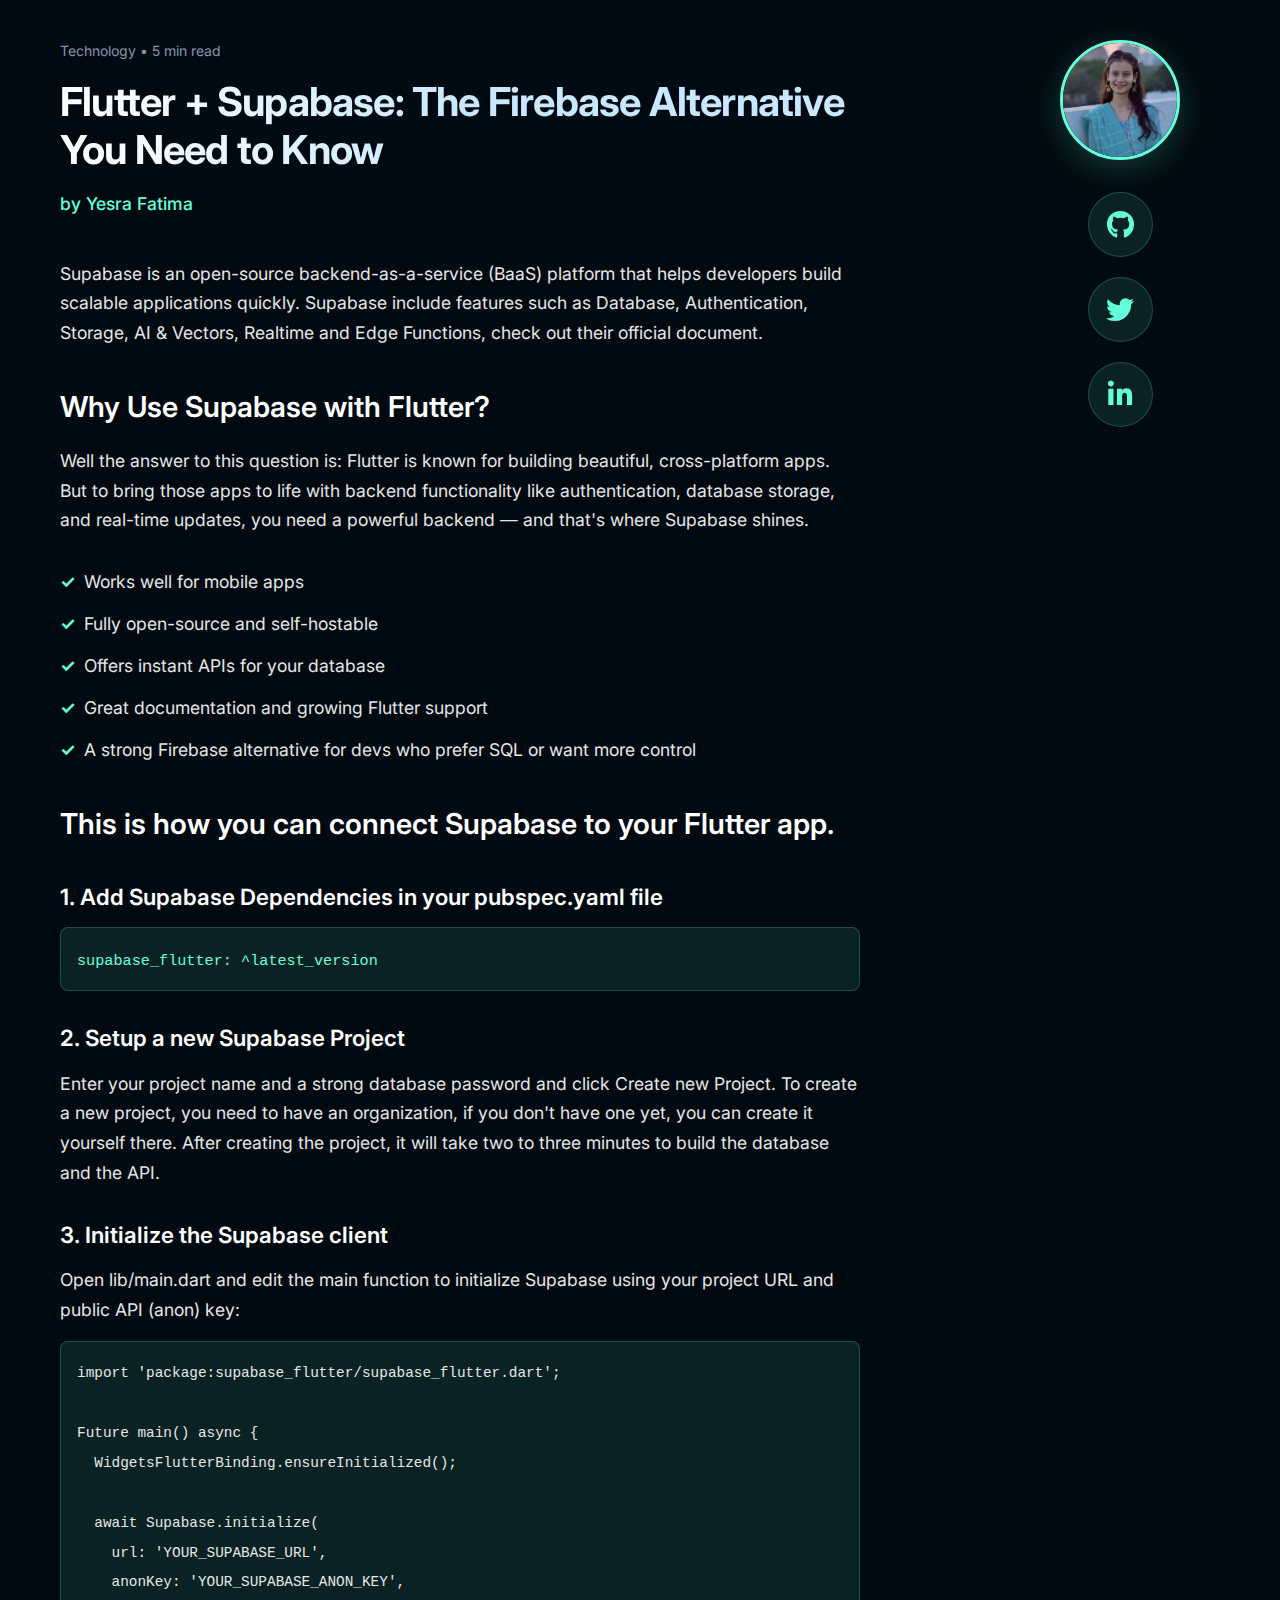
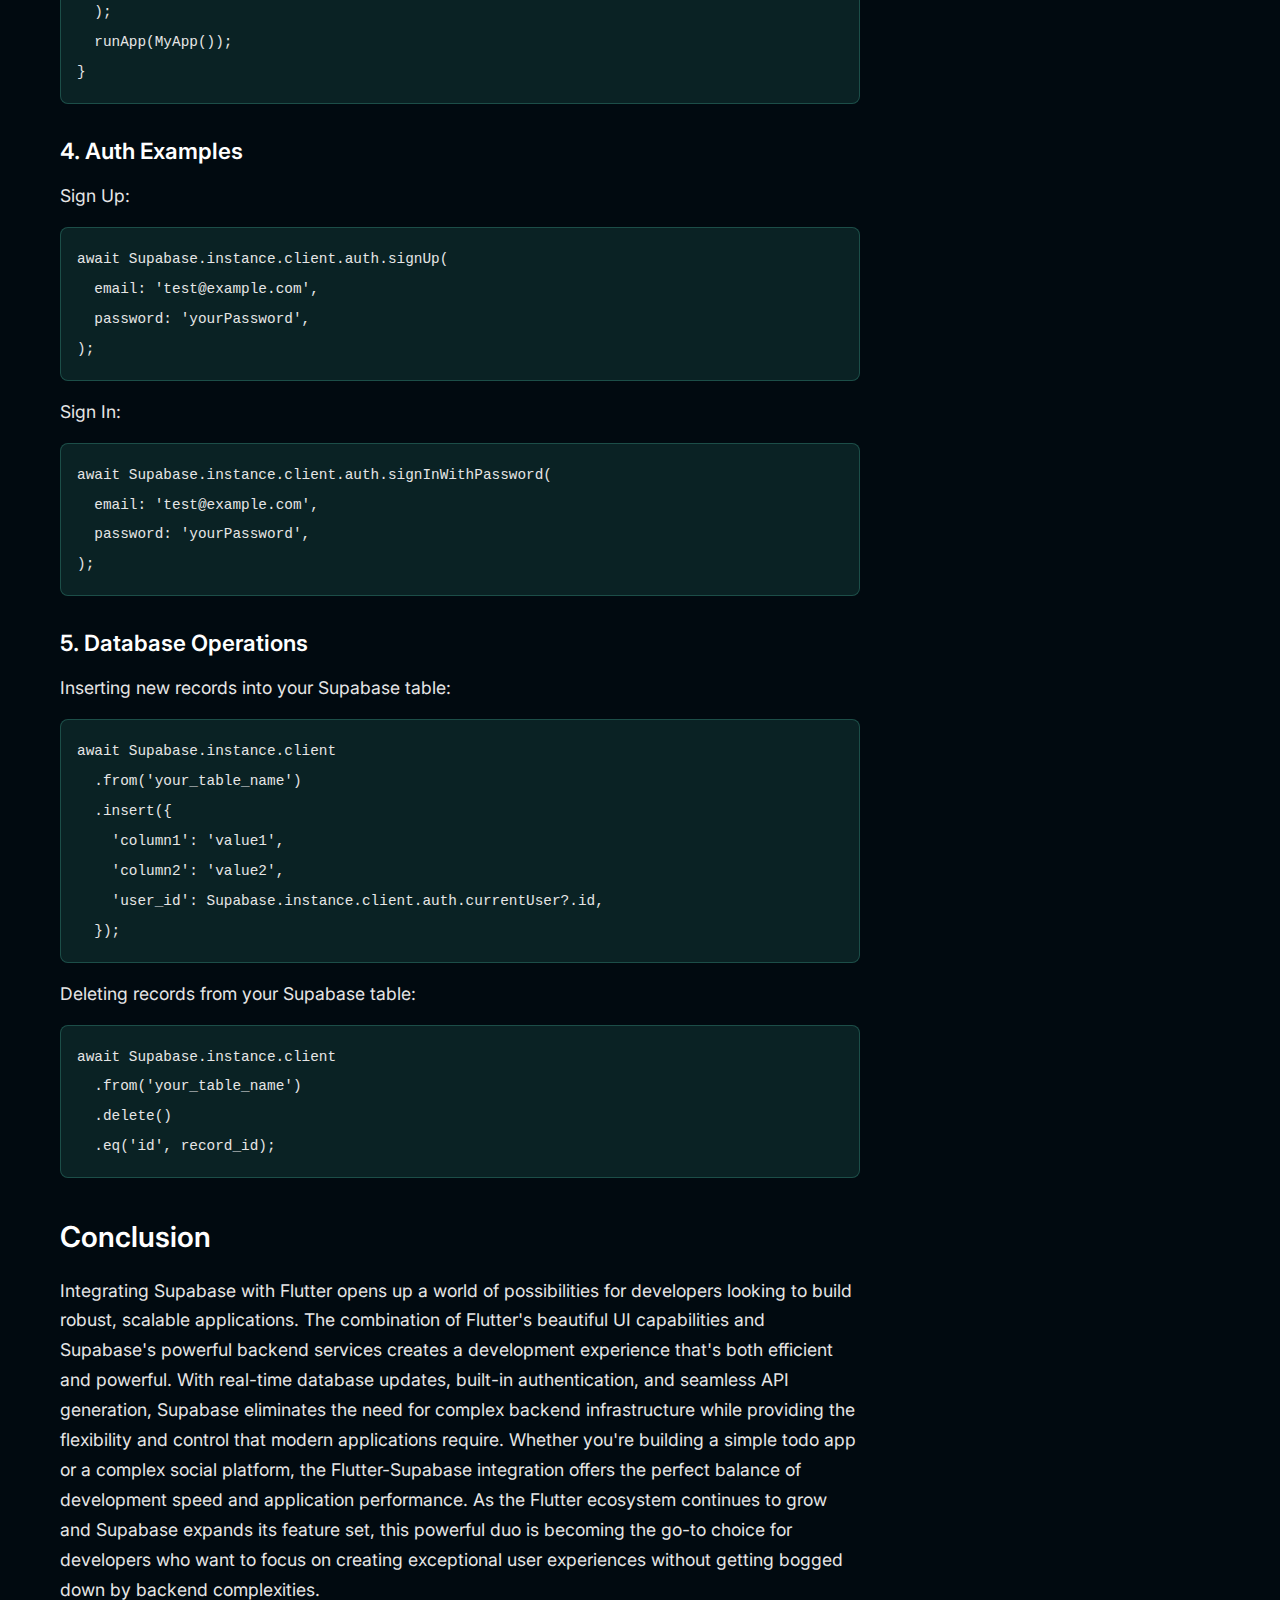
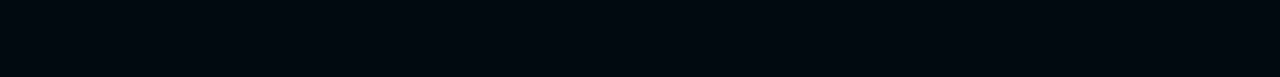
<file: index.html>
<!DOCTYPE html>
<html lang="en">
<head>
  <meta charset="UTF-8">
  <meta name="viewport" content="width=device-width, initial-scale=1.0">
  <title>Flutter + Supabase: The Firebase Alternative You Need to Know</title>
  <link rel="stylesheet" href="styles.css">
  <link href="https://fonts.googleapis.com/css2?family=Inter:wght@300;400;500;600;700&display=swap" rel="stylesheet">
  <link rel="stylesheet" href="https://cdnjs.cloudflare.com/ajax/libs/font-awesome/6.0.0/css/all.min.css">
</head>
<body>

  <!-- Real Blog Content -->
  <div id="real-content" style="display: block;">
    <div class="container">
      <!-- Main Content Column -->
      <main class="main-content">
        <!-- Header Section -->
        <header class="blog-header">
          <div class="metadata">
            <span class="category">Technology</span>
            <span class="read-time">• 5 min read</span>
          </div>
          <h1 class="blog-title">Flutter + Supabase: The Firebase Alternative You Need to Know</h1>
          <p class="author">by Yesra Fatima</p>
        </header>

        <!-- Blog Content -->
        <article class="blog-content">
          <p class="intro">
            Supabase is an open-source backend-as-a-service (BaaS) platform that helps developers build scalable applications quickly. Supabase include features such as Database, Authentication, Storage, AI & Vectors, Realtime and Edge Functions, check out their official document.
          </p>

          <h2 class="section-title">Why Use Supabase with Flutter?</h2>
          <p class="section-text">
            Well the answer to this question is: Flutter is known for building beautiful, cross-platform apps. But to bring those apps to life with backend functionality like authentication, database storage, and real-time updates, you need a powerful backend — and that's where Supabase shines.
          </p>

          <div class="benefits-list">
            <ul class="benefits">
              <li>Works well for mobile apps</li>
              <li>Fully open-source and self-hostable</li>
              <li>Offers instant APIs for your database</li>
              <li>Great documentation and growing Flutter support</li>
              <li>A strong Firebase alternative for devs who prefer SQL or want more control</li>
            </ul>
          </div>

          <h2 class="section-title">This is how you can connect Supabase to your Flutter app.</h2>

          <div class="tips-section">
            <div class="tip-item">
              <h3 class="tip-number">1. Add Supabase Dependencies in your pubspec.yaml file</h3>
              <div class="code-block">
                <code>supabase_flutter: ^latest_version</code>
              </div>
            </div>

            <div class="tip-item">
              <h3 class="tip-number">2. Setup a new Supabase Project</h3>
              <p class="tip-text">
                Enter your project name and a strong database password and click Create new Project. To create a new project, you need to have an organization, if you don't have one yet, you can create it yourself there. After creating the project, it will take two to three minutes to build the database and the API.
              </p>
            </div>

            <div class="tip-item">
              <h3 class="tip-number">3. Initialize the Supabase client</h3>
              <p class="tip-text">
                Open lib/main.dart and edit the main function to initialize Supabase using your project URL and public API (anon) key:
              </p>
              <div class="code-block">
                <pre><code>import 'package:supabase_flutter/supabase_flutter.dart';

Future<void> main() async {
  WidgetsFlutterBinding.ensureInitialized();

  await Supabase.initialize(
    url: 'YOUR_SUPABASE_URL',
    anonKey: 'YOUR_SUPABASE_ANON_KEY',
  );
  runApp(MyApp());
}</code></pre>
              </div>
            </div>

            <div class="tip-item">
              <h3 class="tip-number">4. Auth Examples</h3>
              <p class="tip-text">Sign Up:</p>
              <div class="code-block">
                <pre><code>await Supabase.instance.client.auth.signUp(
  email: 'test@example.com',
  password: 'yourPassword',
);</code></pre>
              </div>
              <p class="tip-text">Sign In:</p>
              <div class="code-block">
                <pre><code>await Supabase.instance.client.auth.signInWithPassword(
  email: 'test@example.com',
  password: 'yourPassword',
);</code></pre>
              </div>
            </div>

            <div class="tip-item">
              <h3 class="tip-number">5. Database Operations</h3>
              <p class="tip-text">Inserting new records into your Supabase table:</p>
              <div class="code-block">
                <pre><code>await Supabase.instance.client
  .from('your_table_name')
  .insert({
    'column1': 'value1',
    'column2': 'value2',
    'user_id': Supabase.instance.client.auth.currentUser?.id,
  });</code></pre>
              </div>
              <p class="tip-text">Deleting records from your Supabase table:</p>
              <div class="code-block">
                <pre><code>await Supabase.instance.client
  .from('your_table_name')
  .delete()
  .eq('id', record_id);</code></pre>
              </div>
            </div>
          </div>

          <h2 class="section-title">Conclusion</h2>
          <p class="section-text">
            Integrating Supabase with Flutter opens up a world of possibilities for developers looking to build robust, scalable applications. The combination of Flutter's beautiful UI capabilities and Supabase's powerful backend services creates a development experience that's both efficient and powerful. With real-time database updates, built-in authentication, and seamless API generation, Supabase eliminates the need for complex backend infrastructure while providing the flexibility and control that modern applications require. Whether you're building a simple todo app or a complex social platform, the Flutter-Supabase integration offers the perfect balance of development speed and application performance. As the Flutter ecosystem continues to grow and Supabase expands its feature set, this powerful duo is becoming the go-to choice for developers who want to focus on creating exceptional user experiences without getting bogged down by backend complexities.
          </p>
        </article>
      </main>

      <!-- Sidebar Column -->
      <aside class="sidebar">
        <!-- Profile Picture -->
        <div class="profile-section">
          <div class="profile-picture">
            <img src="asset/picture.jpg" alt="Yesra Fatima" class="profile-img">
          </div>
        </div>

        <!-- Social Icons -->
        <div class="social-icons">
          <a href="https://github.com/yesra29" class="social-icon" target="_blank" rel="noopener noreferrer">
            <i class="fab fa-github"></i>
          </a>

          <a href="https://x.com/fyesra0" class="social-icon" target="_blank" rel="noopener noreferrer">
            <i class="fab fa-twitter"></i>
          </a>
          <a href="https://www.linkedin.com/in/yesra-fatima" class="social-icon linkedin-icon" target="_blank" rel="noopener noreferrer">
            <i class="fab fa-linkedin-in"></i>
          </a>
        </div>
      </aside>
    </div>
  </div>

  
</body>
</html>
</file>
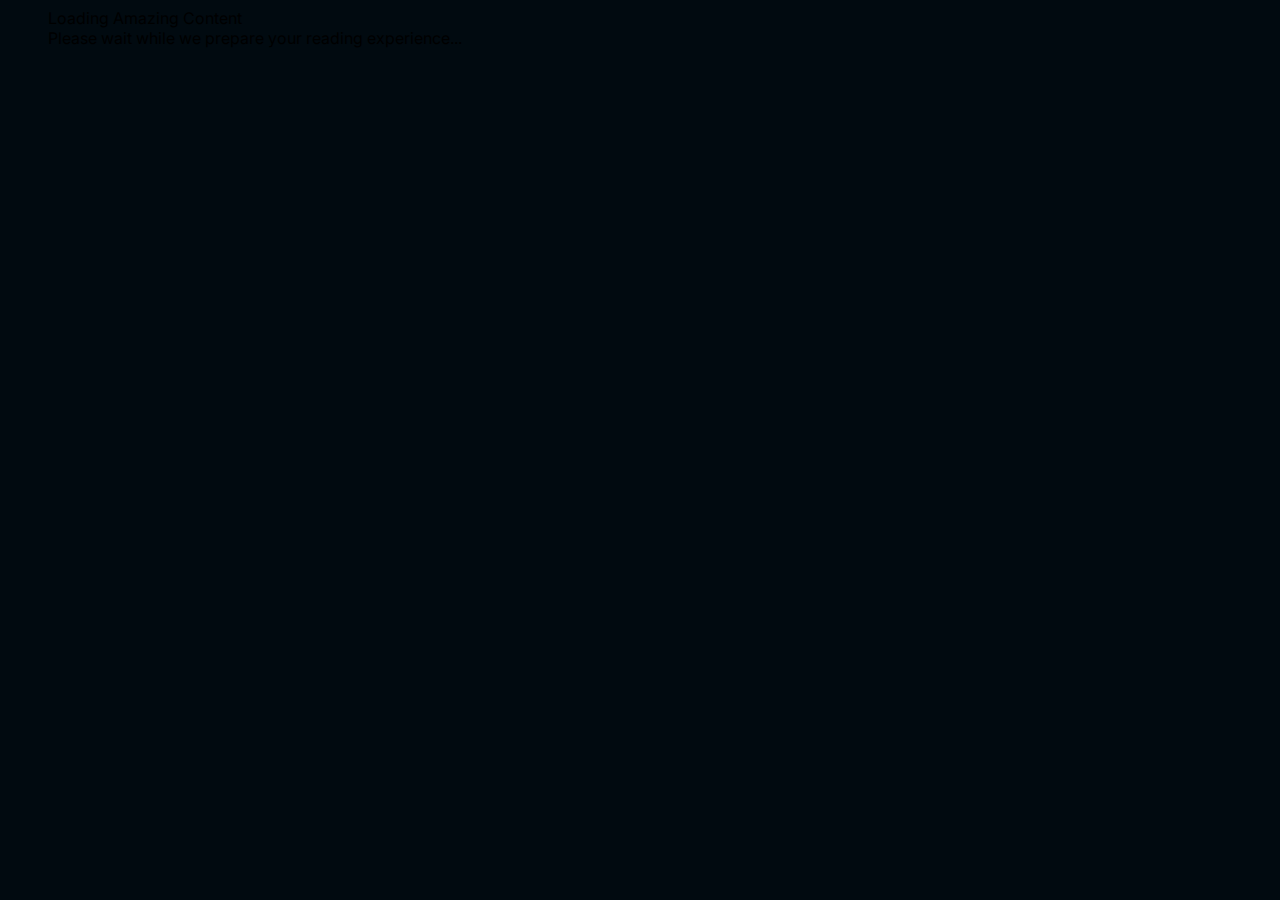
<file: skeleton.html>
<!DOCTYPE html>
<html lang="en">
<head>
  <meta charset="UTF-8">
  <meta name="viewport" content="width=device-width, initial-scale=1.0">
  <title>Blog Skeleton Loader</title>
  <link rel="stylesheet" href="skeleton.css">
  <link href="https://fonts.googleapis.com/css2?family=Inter:wght@300;400;500;600;700&display=swap" rel="stylesheet">
</head>
<body>
  <!-- Full Page Loading Overlay -->
  <div class="loading-overlay" id="loadingOverlay">
    <div class="loading-content">
      <div class="loading-spinner"></div>
      <div class="loading-text">Loading Amazing Content</div>
      <div class="loading-subtext">Please wait while we prepare your reading experience...</div>
    </div>
  </div>

  <div class="container" id="skeletonContainer" style="display: none;">
    <!-- Main Content Column -->
    <main class="main-content">
      <header class="blog-header">
        <!-- Metadata -->
        <div class="skeleton skeleton-text small"></div>
        <div class="skeleton-line"></div>
        
        <!-- Title -->
        <div class="skeleton skeleton-text large"></div>
        <div class="skeleton skeleton-text large"></div>
        <div class="skeleton skeleton-text medium"></div>
        
        <!-- Author -->
        <div class="skeleton skeleton-text small"></div>
        <div class="skeleton-line"></div>
      </header>

      <article class="blog-content">
        <!-- Intro paragraph -->
        <div class="skeleton skeleton-text full"></div>
        <div class="skeleton skeleton-text full"></div>
        <div class="skeleton skeleton-text full"></div>
        <div class="skeleton skeleton-text half"></div>

        <!-- Section Title -->
        <div class="skeleton skeleton-text section"></div>
        <div class="skeleton-line"></div>

        <!-- Paragraph -->
        <div class="skeleton skeleton-text full"></div>
        <div class="skeleton skeleton-text full"></div>
        <div class="skeleton skeleton-text full"></div>

        <!-- Benefits List -->
        <div class="skeleton skeleton-text medium"></div>
        <ul class="benefits">
          <li><div class="skeleton skeleton-text short"></div></li>
          <li><div class="skeleton skeleton-text short"></div></li>
          <li><div class="skeleton skeleton-text short"></div></li>
          <li><div class="skeleton skeleton-text short"></div></li>
          <li><div class="skeleton skeleton-text short"></div></li>
        </ul>

        <!-- Another Section Title -->
        <div class="skeleton skeleton-text section"></div>
        <div class="skeleton-line"></div>

        <!-- Tip Items -->
        <div class="skeleton skeleton-text medium"></div>
        <div class="skeleton skeleton-block"></div>
        
        <div class="skeleton skeleton-text medium"></div>
        <div class="skeleton skeleton-text full"></div>
        <div class="skeleton skeleton-text full"></div>
        <div class="skeleton skeleton-text half"></div>

        <div class="skeleton skeleton-text medium"></div>
        <div class="skeleton skeleton-text full"></div>
        <div class="skeleton skeleton-block"></div>

        <div class="skeleton skeleton-text medium"></div>
        <div class="skeleton skeleton-text full"></div>
        <div class="skeleton skeleton-block"></div>

        <div class="skeleton skeleton-text medium"></div>
        <div class="skeleton skeleton-text full"></div>
        <div class="skeleton skeleton-block"></div>

        <div class="skeleton skeleton-text medium"></div>
        <div class="skeleton skeleton-text full"></div>
        <div class="skeleton skeleton-block"></div>

        <!-- Conclusion Section -->
        <div class="skeleton skeleton-text section"></div>
        <div class="skeleton-line"></div>
        <div class="skeleton skeleton-text full"></div>
        <div class="skeleton skeleton-text full"></div>
        <div class="skeleton skeleton-text full"></div>
        <div class="skeleton skeleton-text full"></div>
        <div class="skeleton skeleton-text half"></div>
      </article>
    </main>

    <!-- Sidebar -->
    <aside class="sidebar">
      <!-- Profile Picture -->
      <div class="skeleton skeleton-circle"></div>
      
      <!-- Social Icons -->
      <div class="social-icons">
        <div class="skeleton skeleton-circle small"></div>
        <div class="skeleton skeleton-circle small"></div>
        <div class="skeleton skeleton-circle small"></div>
      </div>
    </aside>
  </div>

  <script>
    // Enhanced loading sequence
    window.addEventListener('load', function() {
      // Show initial loading overlay
      const loadingOverlay = document.getElementById('loadingOverlay');
      const skeletonContainer = document.getElementById('skeletonContainer');
      
      // After 1 second, show skeleton
      setTimeout(() => {
        loadingOverlay.style.display = 'none';
        skeletonContainer.style.display = 'block';
      }, 1000);
    });
  </script>
</body>
</html>
</file>
<file: skeleton.css>
/* Skeleton Loader Styles */
.skeleton {
  background: linear-gradient(90deg, #1a1f25 25%, #2a323a 50%, #1a1f25 75%);
  background-size: 200% 100%;
  animation: shimmer 1.5s infinite;
  border-radius: 6px;
  margin-bottom: 12px;
}

@keyframes shimmer {
  100% {
    background-position: -200% 0;
  }
}

/* Variants */
.skeleton-text {
  height: 18px;
}
.skeleton-text.small { width: 80px; }
.skeleton-text.medium { width: 150px; }
.skeleton-text.large { width: 70%; height: 28px; }
.skeleton-text.full { width: 100%; }
.skeleton-text.half { width: 50%; }
.skeleton-text.section { width: 40%; height: 24px; }
.skeleton-text.short { width: 60%; }

.skeleton-block {
  width: 100%;
  height: 120px;
  margin: 20px 0;
  border-radius: 8px;
}

.skeleton-circle {
  width: 120px;
  height: 120px;
  border-radius: 50%;
}
.skeleton-circle.small {
  width: 50px;
  height: 50px;
}

/* Match your container layout */
body {
  background: #010A10;
  font-family: 'Inter', sans-serif;
  padding-inline: clamp(12px, 4vw, 40px);
}

.container {
  display: grid;
  grid-template-columns: 1fr 200px;
  gap: 60px;
  max-width: 1200px;
  margin: 40px auto;
  min-height: 100vh;
}

.main-content {
  width: 100%;
}

.sidebar {
  display: flex;
  flex-direction: column;
  align-items: center;
  gap: 20px;
}
.social-icons {
  display: flex;
  flex-direction: column;
  gap: 16px;
}
</file>
<file: styles.css>
/* Reset and Base Styles */
* {
    margin: 0;
    padding: 0;
    box-sizing: border-box;
}

body {
    font-family: 'Inter', -apple-system, BlinkMacSystemFont, 'Segoe UI', Roboto, sans-serif;
    background-color: #010A10;
    color: #E6E6E6;
    line-height: 1.6;
    min-height: 100vh;
    -webkit-font-smoothing: antialiased;
    -moz-osx-font-smoothing: grayscale;
}

/* Container Layout */
.container {
    max-width: 1200px;
    margin: 0 auto;
    padding: 40px 20px;
    display: grid;
    grid-template-columns: 1fr 200px;
    gap: 60px;
    min-height: 100vh;
}

/* Main Content Styles */
.main-content {
    max-width: 800px;
}

/* Header Styles */
.blog-header {
    margin-bottom: 40px;
}

.metadata {
    font-size: 14px;
    color: #8892B0;
    margin-bottom: 16px;
    font-weight: 400;
}

.category {
    color: #8892B0;
}

.read-time {
    color: #8892B0;
}

.blog-title {
    font-size: 2.5rem;
    font-weight: 700;
    background: linear-gradient(to right, #FFFFFF 0%, #C9E8FF 50%);
    -webkit-background-clip: text;
    -webkit-text-fill-color: transparent;
    background-clip: text;
    line-height: 1.2;
    margin-bottom: 16px;
    letter-spacing: -0.02em;
}

.author {
    font-size: 1.1rem;
    color: #64FFDA;
    font-weight: 500;
    margin-bottom: 0;
}

/* Blog Content Styles */
.blog-content {
    font-size: 1.1rem;
    line-height: 1.7;
}

.intro {
    margin-bottom: 32px;
    color: #E6E6E6;
    font-size: 1.1rem;
    line-height: 1.7;
}

.section-title {
    font-size: 1.8rem;
    font-weight: 600;
    color: #FFFFFF;
    margin: 40px 0 20px 0;
    line-height: 1.3;
}

.section-text {
    margin-bottom: 32px;
    color: #E6E6E6;
    font-size: 1.1rem;
    line-height: 1.7;
}

/* Tips Section */
.tips-section {
    margin-top: 40px;
}

.tip-item {
    margin-bottom: 32px;
}

.tip-number {
    font-size: 1.4rem;
    font-weight: 600;
    color: #FFFFFF;
    margin-bottom: 16px;
    line-height: 1.3;
}

.tip-text {
    color: #E6E6E6;
    font-size: 1.1rem;
    line-height: 1.7;
    margin-bottom: 0;
}

/* Benefits List */
.benefits-list {
    margin: 24px 0 32px 0;
}

.benefits {
    list-style: none;
    padding: 0;
}

.benefits li {
    color: #E6E6E6;
    font-size: 1.1rem;
    line-height: 1.7;
    margin-bottom: 12px;
    padding-left: 24px;
    position: relative;
}

.benefits li::before {
    content: "✓";
    color: #64FFDA;
    font-weight: bold;
    position: absolute;
    left: 0;
    top: 0;
}

/* Code Blocks */
.code-block {
    background-color: rgba(100, 255, 218, 0.1);
    border: 1px solid rgba(100, 255, 218, 0.2);
    border-radius: 8px;
    padding: 16px;
    margin: 16px 0;
    overflow-x: auto;
    -webkit-overflow-scrolling: touch;
}

.code-block code {
    color: #64FFDA;
    font-family: 'Monaco', 'Menlo', 'Ubuntu Mono', monospace;
    font-size: 0.95rem;
    line-height: 1.5;
}

.code-block pre {
    margin: 0;
    white-space: pre-wrap;
    word-wrap: break-word;
}

.code-block pre code {
    color: #E6E6E6;
    font-family: 'Monaco', 'Menlo', 'Ubuntu Mono', monospace;
    font-size: 0.9rem;
    line-height: 1.6;
}

/* Sidebar Styles */
.sidebar {
    display: flex;
    flex-direction: column;
    align-items: center;
    position: sticky;
    top: 40px;
    height: fit-content;
}

/* Profile Section */
.profile-section {
    margin-bottom: 32px;
}

.profile-picture {
    width: 120px;
    height: 120px;
    border-radius: 50%;
    overflow: hidden;
    border: 3px solid #64FFDA;
    box-shadow: 0 8px 32px rgba(100, 255, 218, 0.2);
}

.profile-img {
    width: 100%;
    height: 100%;
    object-fit: cover;
}

/* Social Icons */
.social-icons {
    display: flex;
    flex-direction: column;
    gap: 20px;
    align-items: center;
}

.social-icon {
    width: 65px;
    height: 65px;
    border-radius: 50%;
    background-color: rgba(100, 255, 218, 0.1);
    display: flex;
    align-items: center;
    justify-content: center;
    color: #64FFDA;
    text-decoration: none;
    transition: all 0.3s ease;
    border: 1px solid rgba(100, 255, 218, 0.2);
    position: relative;
    -webkit-tap-highlight-color: transparent;
}

.social-icon:hover {
    background-color: rgba(100, 255, 218, 0.2);
    transform: translateY(-2px);
    box-shadow: 0 4px 12px rgba(100, 255, 218, 0.3);
}

.social-icon:active {
    transform: translateY(0);
    box-shadow: 0 2px 8px rgba(100, 255, 218, 0.2);
}

.social-icon i {
    font-size: 28px;
}

/* Flutter Icon Special Styling */
.flutter-icon {
    background: linear-gradient(135deg, #64FFDA, #00B4D8);
    color: #0A192F;
    border: none;
}

.flutter-icon:hover {
    background: linear-gradient(135deg, #00B4D8, #64FFDA);
    transform: translateY(-2px) rotate(5deg);
}

/* LinkedIn Icon - keeping it circular like others */
.linkedin-icon {
    width: 65px;
    height: 65px;
    border-radius: 50%;
    padding: 0;
    gap: 0;
}

.linkedin-text {
    display: none;
}

/* Enhanced Responsive Design */
@media (max-width: 1200px) {
    .container {
        max-width: 100%;
        padding: 30px 20px;
    }
}

@media (max-width: 1024px) {
    .container {
        grid-template-columns: 1fr;
        gap: 40px;
        padding: 30px 20px;
    }
    
    .sidebar {
        position: static;
        flex-direction: row;
        justify-content: center;
        gap: 40px;
        margin-top: 20px;
    }
    
    .social-icons {
        flex-direction: row;
        gap: 16px;
    }
    
    .blog-title {
        font-size: 2.2rem;
    }
}

@media (max-width: 768px) {
    .container {
        padding: 20px 16px;
        gap: 30px;
    }
    
    .blog-title {
        font-size: 1.8rem;
        line-height: 1.3;
    }
    
    .section-title {
        font-size: 1.5rem;
        margin: 30px 0 16px 0;
    }
    
    .blog-content {
        font-size: 1rem;
    }
    
    .intro, .section-text, .tip-text {
        font-size: 1rem;
    }
    
    .sidebar {
        flex-direction: column;
        gap: 24px;
        margin-top: 30px;
    }
    
    .social-icons {
        flex-direction: row;
        gap: 16px;
    }
    
    .social-icon {
        width: 70px;
        height: 70px;
        min-width: 70px;
        min-height: 70px;
    }
    
    .linkedin-icon {
        width: 70px;
        height: 70px;
        min-width: 70px;
        min-height: 70px;
    }
    
    .social-icon i {
        font-size: 28px;
    }
    
    .profile-picture {
        width: 100px;
        height: 100px;
    }
    
    .code-block {
        padding: 12px;
        margin: 12px 0;
    }
    
    .code-block pre code {
        font-size: 0.85rem;
    }
    
    .benefits li {
        font-size: 1rem;
        padding-left: 20px;
    }
}

@media (max-width: 480px) {
    .container {
        padding: 16px 12px;
        gap: 24px;
    }
    
    .blog-title {
        font-size: 1.6rem;
        margin-bottom: 12px;
    }
    
    .section-title {
        font-size: 1.3rem;
        margin: 24px 0 12px 0;
    }
    
    .blog-content {
        font-size: 0.95rem;
    }
    
    .intro, .section-text, .tip-text {
        font-size: 0.95rem;
        line-height: 1.6;
    }
    
    .tip-number {
        font-size: 1.2rem;
        margin-bottom: 12px;
    }
    
    .profile-picture {
        width: 80px;
        height: 80px;
    }
    
    .social-icons {
        gap: 12px;
    }
    
    .social-icon {
        width: 60px;
        height: 60px;
        min-width: 60px;
        min-height: 60px;
    }
    
    .linkedin-icon {
        width: 60px;
        height: 60px;
        min-width: 60px;
        min-height: 60px;
    }
    
    .social-icon i {
        font-size: 24px;
    }
    
    .code-block {
        padding: 10px;
        margin: 10px 0;
    }
    
    .code-block pre code {
        font-size: 0.8rem;
    }
    
    .benefits li {
        font-size: 0.95rem;
        padding-left: 18px;
        margin-bottom: 10px;
    }
    
    .metadata {
        font-size: 12px;
        margin-bottom: 12px;
    }
    
    .author {
        font-size: 1rem;
    }
}

@media (max-width: 360px) {
    .container {
        padding: 12px 8px;
    }
    
    .blog-title {
        font-size: 1.4rem;
    }
    
    .section-title {
        font-size: 1.2rem;
    }
    
    .blog-content {
        font-size: 0.9rem;
    }
    
    .intro, .section-text, .tip-text {
        font-size: 0.9rem;
    }
    
    .profile-picture {
        width: 70px;
        height: 70px;
    }
    
    .social-icon {
        width: 55px;
        height: 55px;
        min-width: 55px;
        min-height: 55px;
    }
    
    .linkedin-icon {
        width: 55px;
        height: 55px;
        min-width: 55px;
        min-height: 55px;
    }
    
    .social-icon i {
        font-size: 22px;
    }
}

/* Touch-friendly improvements */
@media (hover: none) and (pointer: coarse) {
    .social-icon {
        min-width: 70px;
        min-height: 70px;
    }
    
    .social-icon:hover {
        transform: none;
    }
    
    .social-icon:active {
        background-color: rgba(100, 255, 218, 0.2);
        transform: scale(0.95);
    }
}

/* Landscape orientation for mobile */
@media (max-width: 768px) and (orientation: landscape) {
    .container {
        padding: 16px 20px;
    }
    
    .sidebar {
        flex-direction: row;
        gap: 20px;
    }
    
    .profile-picture {
        width: 60px;
        height: 60px;
    }
}

/* High DPI displays */
@media (-webkit-min-device-pixel-ratio: 2), (min-resolution: 192dpi) {
    .profile-picture {
        border-width: 2px;
    }
    
    .social-icon {
        border-width: 1px;
    }
}
</file>
